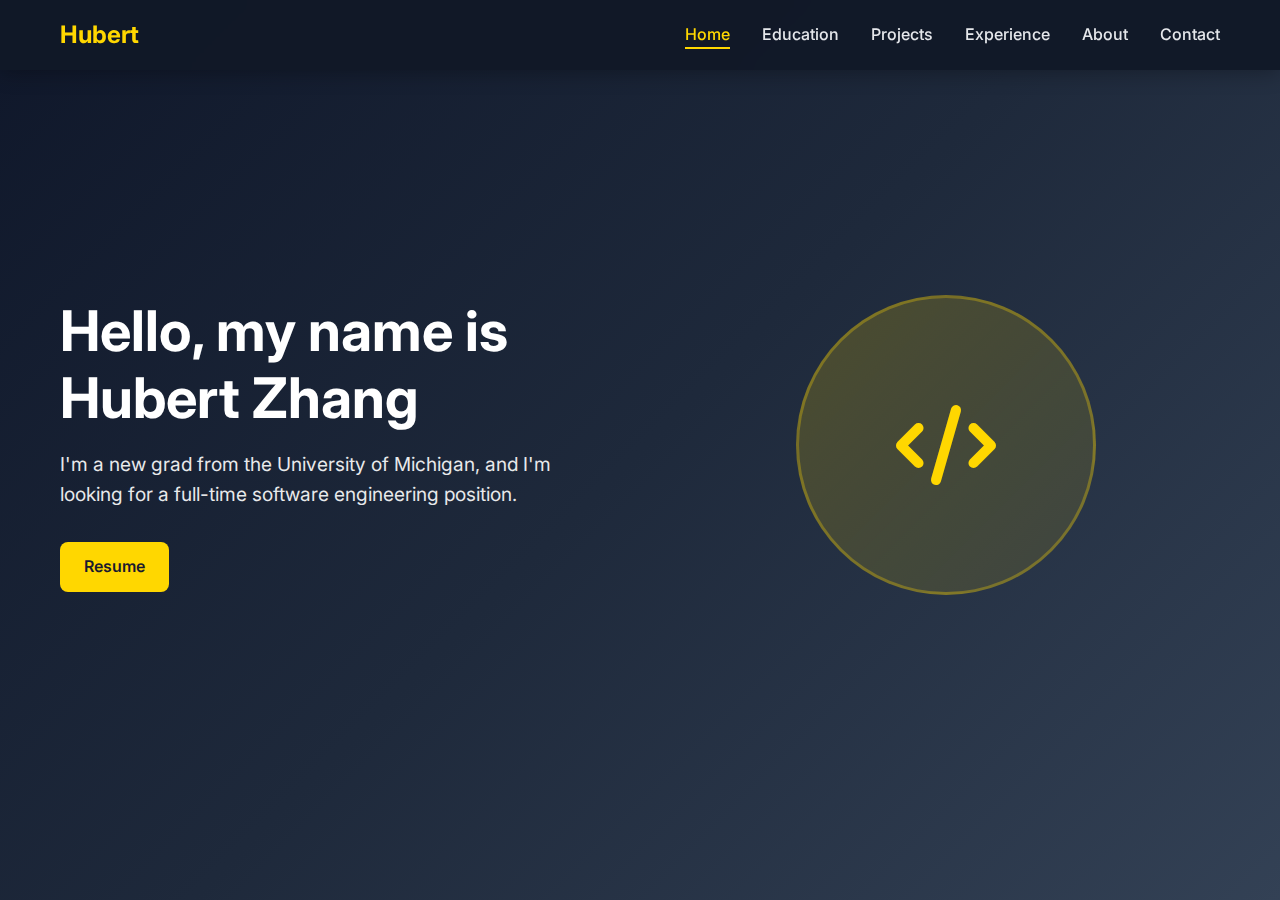
<file: index.html>
<!DOCTYPE html>
<html lang="en">
<head>
    <meta charset="UTF-8">
    <meta name="viewport" content="width=device-width, initial-scale=1.0">
    <title>Hubert - Software Developer & Tech Enthusiast</title>
    <link rel="stylesheet" href="styles.css">
    <link href="https://fonts.googleapis.com/css2?family=Inter:wght@300;400;500;600;700&display=swap" rel="stylesheet">
    <link rel="stylesheet" href="https://cdnjs.cloudflare.com/ajax/libs/font-awesome/6.0.0/css/all.min.css">
</head>
<body>
    <!-- Navigation -->
    <nav class="navbar">
        <div class="nav-container">
            <div class="nav-logo">
                <a href="#home">Hubert</a>
            </div>
            <ul class="nav-menu">
                <li class="nav-item">
                    <a href="index.html" class="nav-link active">Home</a>
                </li>
                <li class="nav-item">
                    <a href="education.html" class="nav-link">Education</a>
                </li>
                <li class="nav-item">
                    <a href="projects.html" class="nav-link">Projects</a>
                </li>
                <li class="nav-item">
                    <a href="experience.html" class="nav-link">Experience</a>
                </li>
                <li class="nav-item">
                    <a href="about.html" class="nav-link">About</a>
                </li>
                <li class="nav-item">
                    <a href="contact.html" class="nav-link">Contact</a>
                </li>
            </ul>
            <div class="hamburger">
                <span class="bar"></span>
                <span class="bar"></span>
                <span class="bar"></span>
            </div>
        </div>
    </nav>

    <!-- Hero Section -->
    <section id="home" class="hero">
        <div class="hero-container">
            <div class="hero-content">
                <h1 class="hero-title">Hello, my name is Hubert Zhang</h1>
                <p class="hero-subtitle">I'm a new grad from the University of Michigan, and I'm looking for a full-time software engineering position.</p>
                <div class="hero-buttons">
                    <a href="resume.pdf" class="btn btn-primary">Resume</a>
                </div>
            </div>
            <div class="hero-image">
                <div class="hero-placeholder">
                    <i class="fas fa-code"></i>
                </div>
            </div>
        </div>
    </section>

    <script src="script.js"></script>
</body>
</html>
</file>
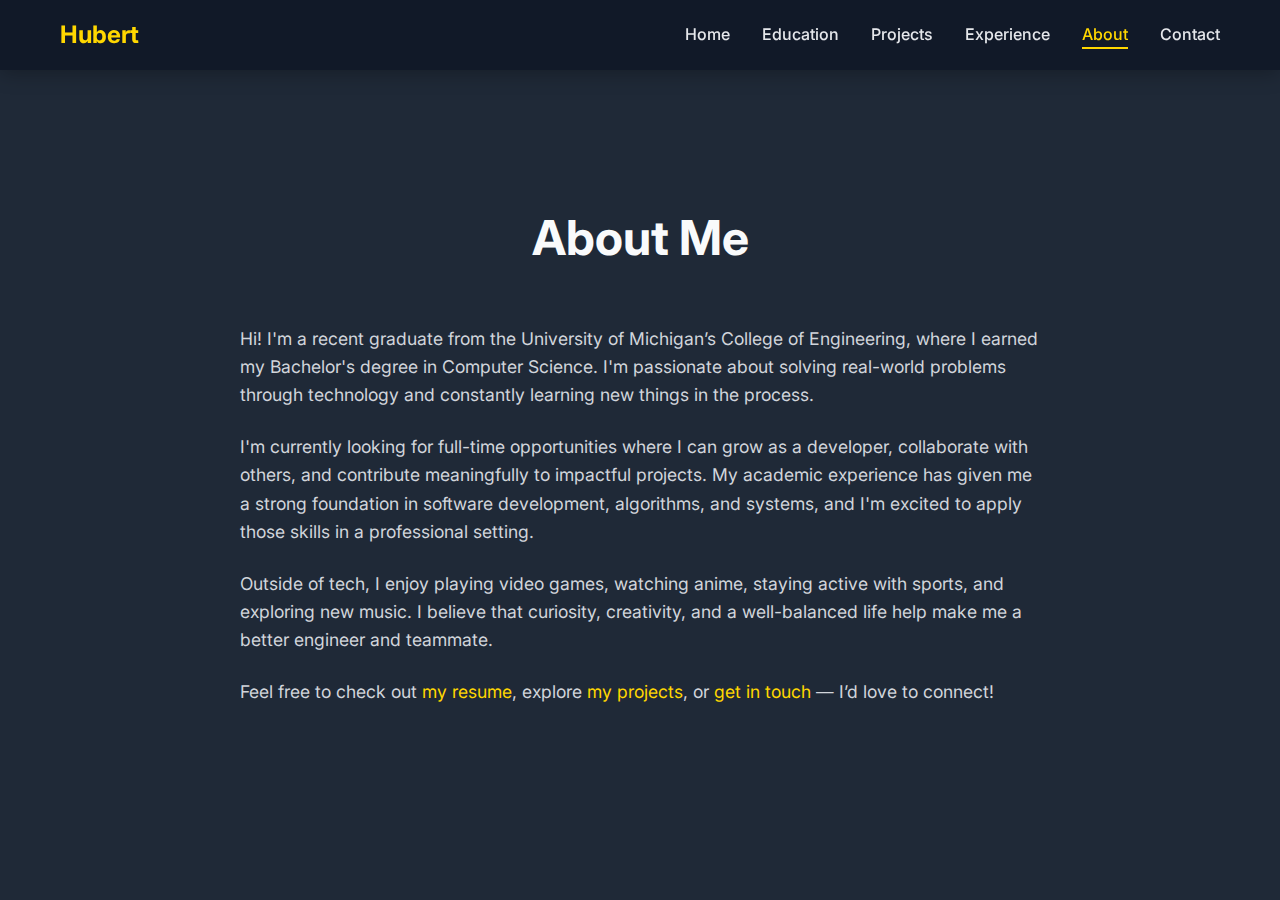
<file: about.html>
<!DOCTYPE html>
<html lang="en">
<head>
    <meta charset="UTF-8">
    <meta name="viewport" content="width=device-width, initial-scale=1.0">
    <title>About - Hubert</title>
    <link rel="stylesheet" href="styles.css">
    <link href="https://fonts.googleapis.com/css2?family=Inter:wght@300;400;500;600;700&display=swap" rel="stylesheet">
    <link rel="stylesheet" href="https://cdnjs.cloudflare.com/ajax/libs/font-awesome/6.0.0/css/all.min.css">
</head>
<body>
    <!-- Navigation -->
    <nav class="navbar">
        <div class="nav-container">
            <div class="nav-logo">
                <a href="index.html">Hubert</a>
            </div>
            <ul class="nav-menu">
                <li class="nav-item">
                    <a href="index.html" class="nav-link">Home</a>
                </li>
                <li class="nav-item">
                    <a href="education.html" class="nav-link">Education</a>
                </li>
                <li class="nav-item">
                    <a href="projects.html" class="nav-link">Projects</a>
                </li>
                <li class="nav-item">
                    <a href="experience.html" class="nav-link">Experience</a>
                </li>
                <li class="nav-item">
                    <a href="about.html" class="nav-link active">About</a>
                </li>
                <li class="nav-item">
                    <a href="contact.html" class="nav-link">Contact</a>
                </li>
            </ul>
            <div class="hamburger">
                <span class="bar"></span>
                <span class="bar"></span>
                <span class="bar"></span>
            </div>
        </div>
    </nav>

    <!-- About Section -->
    <section class="about-page">
        <div class="container">
            <h1 class="page-title">About Me</h1>
            <div class="about-content">
                <div class="about-text">
                    <p>Hi! I'm a recent graduate from the University of Michigan’s College of Engineering, where I earned my Bachelor's degree in Computer Science. I'm passionate about solving real-world problems through technology and constantly learning new things in the process.</p> 
                    <p>I'm currently looking for full-time opportunities where I can grow as a developer, collaborate with others, and contribute meaningfully to impactful projects. My academic experience has given me a strong foundation in software development, algorithms, and systems, and I'm excited to apply those skills in a professional setting.</p>
                    <p>Outside of tech, I enjoy playing video games, watching anime, staying active with sports, and exploring new music. I believe that curiosity, creativity, and a well-balanced life help make me a better engineer and teammate.</p>
                    <p>Feel free to check out <a href="resume.pdf" target="_blank" class="resume-link">my resume</a>, explore <a href="projects.html" class="resume-link">my projects</a>, or <a href="contact.html" class="resume-link">get in touch</a> — I’d love to connect!</p>
                </div>
            </div>
        </div>
    </section>

    <script src="script.js"></script>
</body>
</html>
</file>
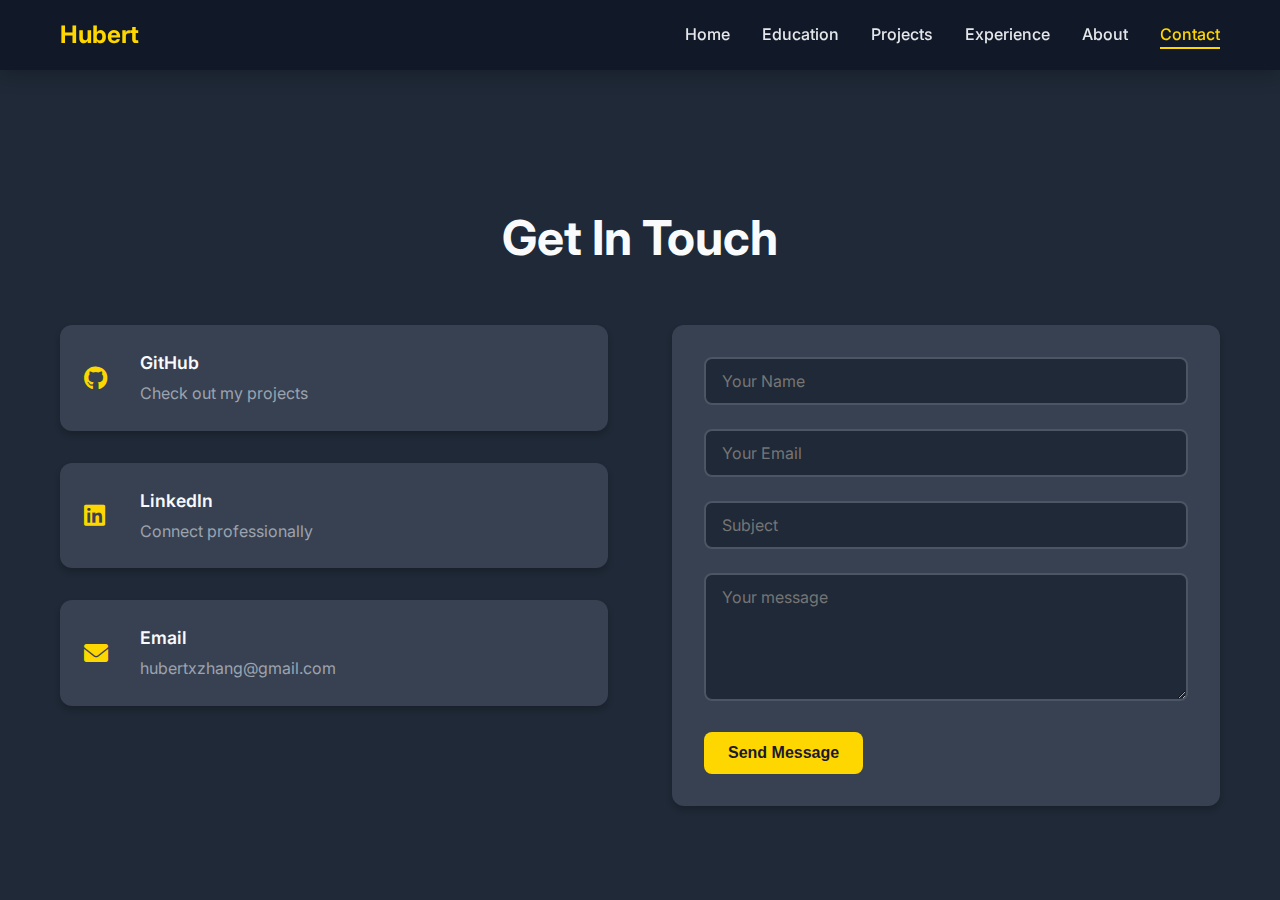
<file: contact.html>
<!DOCTYPE html>
<html lang="en">
<head>
    <meta charset="UTF-8">
    <meta name="viewport" content="width=device-width, initial-scale=1.0">
    <title>Contact - Hubert</title>
    <link rel="stylesheet" href="styles.css">
    <link href="https://fonts.googleapis.com/css2?family=Inter:wght@300;400;500;600;700&display=swap" rel="stylesheet">
    <link rel="stylesheet" href="https://cdnjs.cloudflare.com/ajax/libs/font-awesome/6.0.0/css/all.min.css">
</head>
<body>
    <!-- Navigation -->
    <nav class="navbar">
        <div class="nav-container">
            <div class="nav-logo">
                <a href="index.html">Hubert</a>
            </div>
            <ul class="nav-menu">
                <li class="nav-item">
                    <a href="index.html" class="nav-link">Home</a>
                </li>
                <li class="nav-item">
                    <a href="education.html" class="nav-link">Education</a>
                </li>
                <li class="nav-item">
                    <a href="projects.html" class="nav-link">Projects</a>
                </li>
                <li class="nav-item">
                    <a href="experience.html" class="nav-link">Experience</a>
                </li>
                <li class="nav-item">
                    <a href="about.html" class="nav-link">About</a>
                </li>
                <li class="nav-item">
                    <a href="contact.html" class="nav-link active">Contact</a>
                </li>
            </ul>
            <div class="hamburger">
                <span class="bar"></span>
                <span class="bar"></span>
                <span class="bar"></span>
            </div>
        </div>
    </nav>

    <!-- Contact Section -->
    <section class="contact-page">
        <div class="container">
            <h1 class="page-title">Get In Touch</h1>
            <div class="contact-content">
                <div class="contact-info">
                    <div class="contact-item">
                        <a href="https://github.com/xuboz" target="_blank" class="contact-link">
                            <i class="fab fa-github"></i>
                            <div>
                                <h3>GitHub</h3>
                                <p>Check out my projects</p>
                            </div>
                        </a>
                    </div>
                    <div class="contact-item">
                        <a href="https://www.linkedin.com/in/hubert-zhang-a5b711378/" target="_blank" class="contact-link">
                            <i class="fab fa-linkedin"></i>
                            <div>
                                <h3>LinkedIn</h3>
                                <p>Connect professionally</p>
                            </div>
                        </a>
                    </div>
                    <div class="contact-item">
                        <i class="fas fa-envelope"></i>
                        <div>
                            <h3>Email</h3>
                            <p>hubertxzhang@gmail.com</p>
                        </div>
                    </div>
                </div>
                <form class="contact-form" action="https://formspree.io/f/mldlwlwd" method="POST">
                    <div class="form-group">
                        <input type="text" id="name" name="name" placeholder="Your Name" required>
                    </div>
                    <div class="form-group">
                        <input type="email" id="email" name="email" placeholder="Your Email" required>
                    </div>
                    <div class="form-group">
                        <input type="text" id="subject" name="subject" placeholder="Subject" required>
                    </div>
                    <div class="form-group">
                        <textarea id="message" name="message" placeholder="Your message" rows="5" required></textarea>
                    </div>
                    <button type="submit" class="btn btn-primary">Send Message</button>
                </form>
            </div>
        </div>
    </section>

    <script src="script.js"></script>
</body>
</html>
</file>
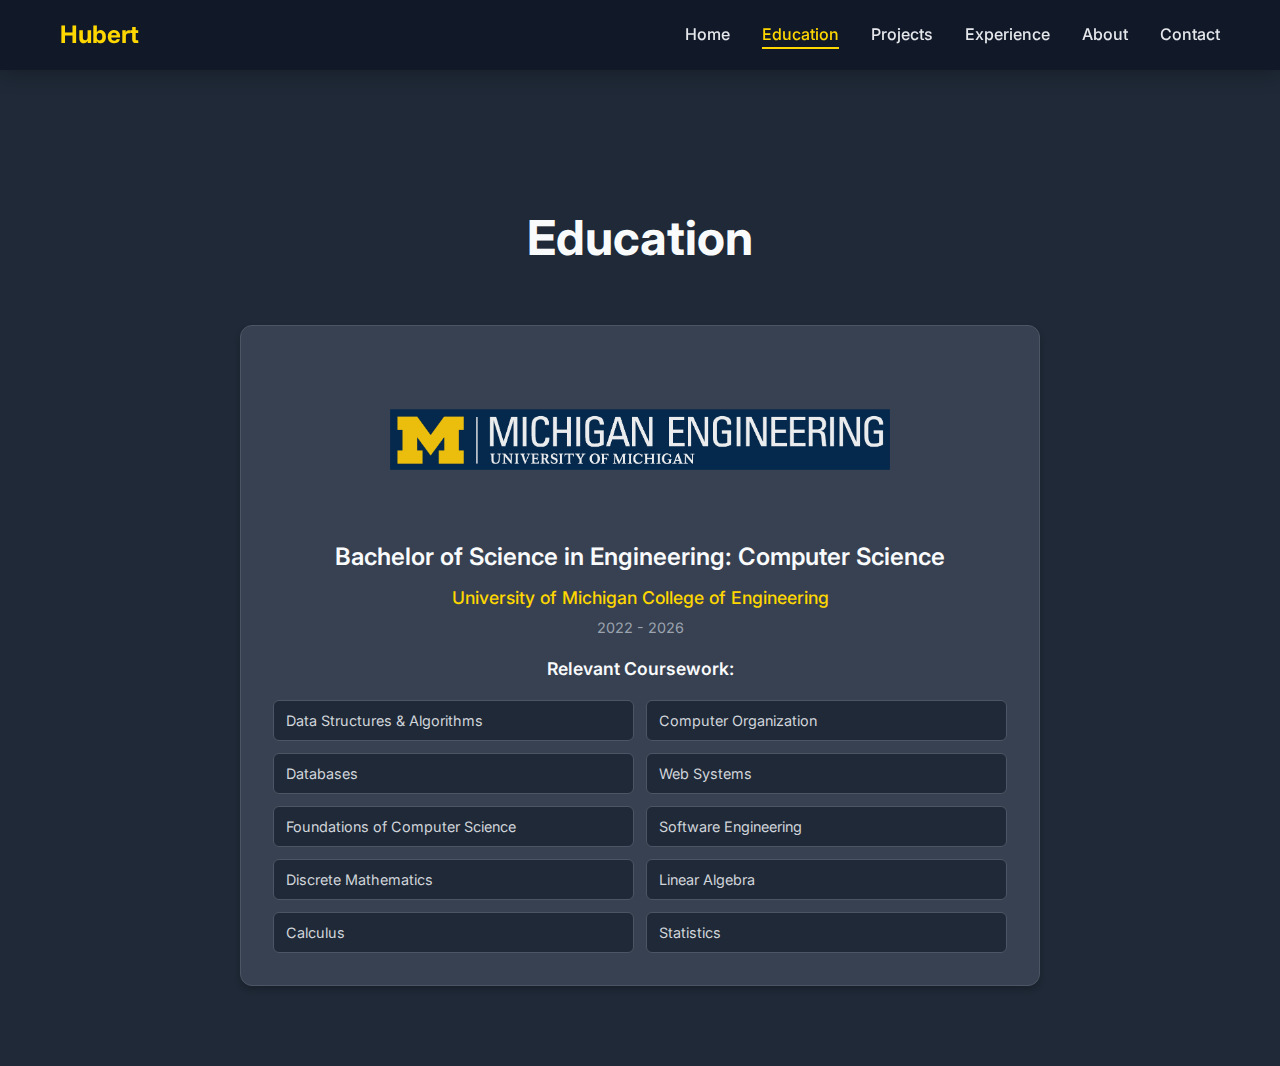
<file: education.html>
<!DOCTYPE html>
<html lang="en">
<head>
    <meta charset="UTF-8">
    <meta name="viewport" content="width=device-width, initial-scale=1.0">
    <title>Education - Hubert</title>
    <link rel="stylesheet" href="styles.css">
    <link href="https://fonts.googleapis.com/css2?family=Inter:wght@300;400;500;600;700&display=swap" rel="stylesheet">
    <link rel="stylesheet" href="https://cdnjs.cloudflare.com/ajax/libs/font-awesome/6.0.0/css/all.min.css">
</head>
<body>
    <!-- Navigation -->
    <nav class="navbar">
        <div class="nav-container">
            <div class="nav-logo">
                <a href="index.html">Hubert</a>
            </div>
            <ul class="nav-menu">
                <li class="nav-item">
                    <a href="index.html" class="nav-link">Home</a>
                </li>
                <li class="nav-item">
                    <a href="education.html" class="nav-link active">Education</a>
                </li>
                <li class="nav-item">
                    <a href="projects.html" class="nav-link">Projects</a>
                </li>
                <li class="nav-item">
                    <a href="experience.html" class="nav-link">Experience</a>
                </li>
                <li class="nav-item">
                    <a href="about.html" class="nav-link">About</a>
                </li>
                <li class="nav-item">
                    <a href="contact.html" class="nav-link">Contact</a>
                </li>
            </ul>
            <div class="hamburger">
                <span class="bar"></span>
                <span class="bar"></span>
                <span class="bar"></span>
            </div>
        </div>
    </nav>

    <!-- Education Section -->
    <section class="education-page">
        <div class="container">
            <h1 class="page-title">Education</h1>
            <div class="education-content">
                <div class="education-item">
                    <div class="education-header">
                        <div class="education-logo">
                            <img src="umich.png" alt="University of Michigan Logo" class="uni-logo">
                        </div>
                        <h3>Bachelor of Science in Engineering: Computer Science</h3>
                        <p class="institution">University of Michigan College of Engineering</p>
                        <p class="year">2022 - 2026</p>
                    </div>
                    <div class="coursework">
                        <h4>Relevant Coursework:</h4>
                        <ul class="course-list">
                            <li>Data Structures & Algorithms</li>
                            <li>Computer Organization</li>
                            <li>Databases</li>
                            <li>Web Systems</li>
                            <li>Foundations of Computer Science</li>
                            <li>Software Engineering</li>
                            <li>Discrete Mathematics</li>
                            <li>Linear Algebra</li>
                            <li>Calculus</li>   
                            <li>Statistics</li>                          
                        </ul>
                    </div>
                </div>
            </div>
        </div>
    </section>

    <script src="script.js"></script>
</body>
</html>
</file>
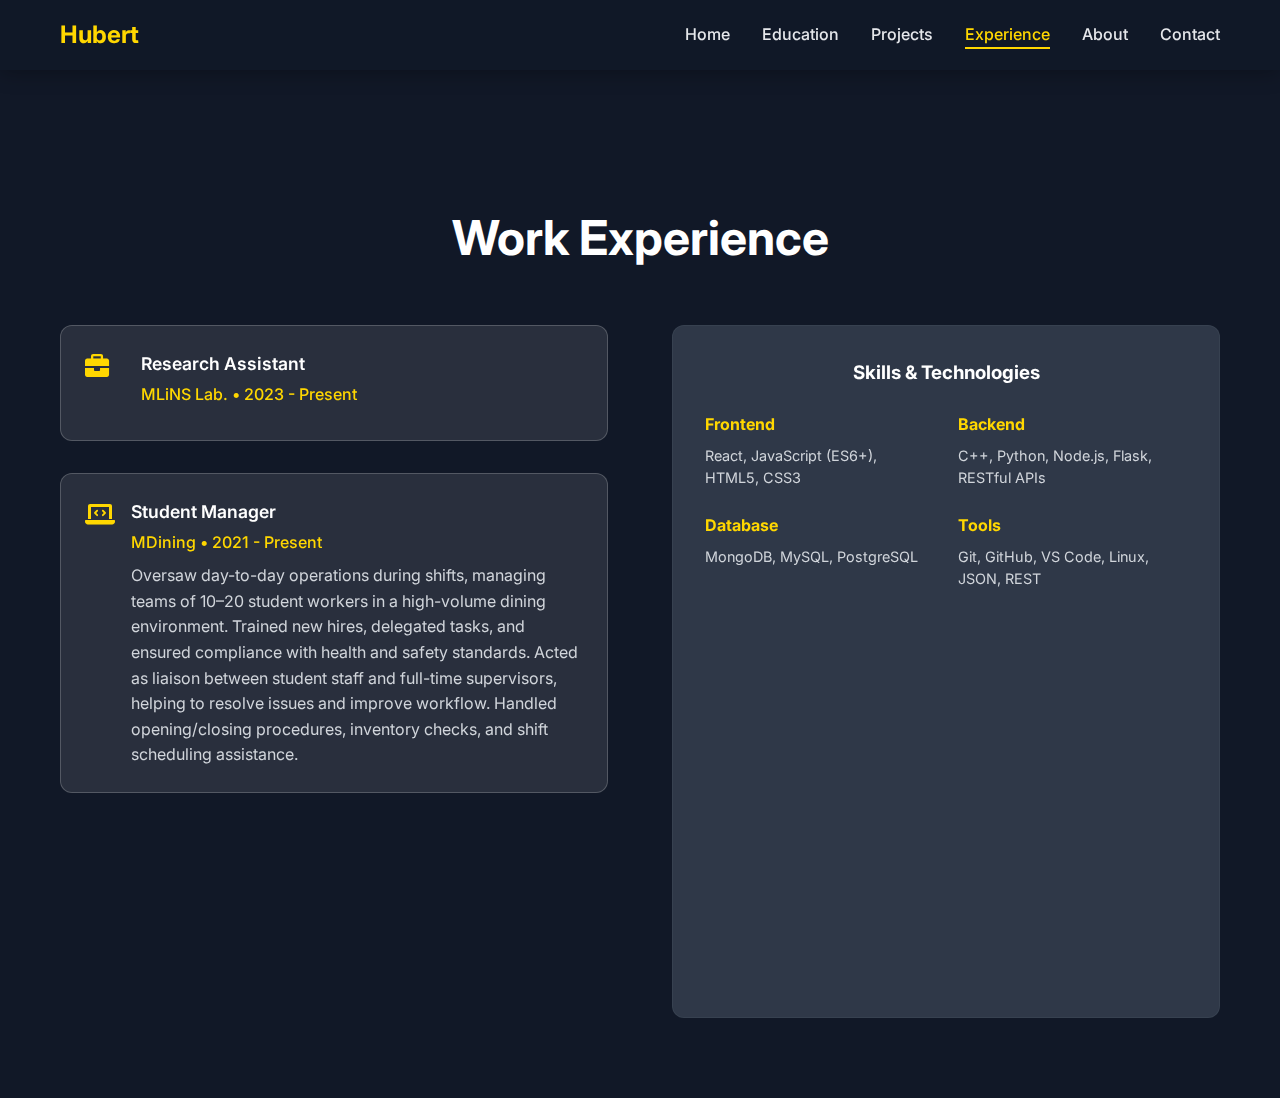
<file: experience.html>
<!DOCTYPE html>
<html lang="en">
<head>
    <meta charset="UTF-8">
    <meta name="viewport" content="width=device-width, initial-scale=1.0">
    <title>Experience - Hubert</title>
    <link rel="stylesheet" href="styles.css">
    <link href="https://fonts.googleapis.com/css2?family=Inter:wght@300;400;500;600;700&display=swap" rel="stylesheet">
    <link rel="stylesheet" href="https://cdnjs.cloudflare.com/ajax/libs/font-awesome/6.0.0/css/all.min.css">
</head>
<body>
    <!-- Navigation -->
    <nav class="navbar">
        <div class="nav-container">
            <div class="nav-logo">
                <a href="index.html">Hubert</a>
            </div>
            <ul class="nav-menu">
                <li class="nav-item">
                    <a href="index.html" class="nav-link">Home</a>
                </li>
                <li class="nav-item">
                    <a href="education.html" class="nav-link">Education</a>
                </li>
                <li class="nav-item">
                    <a href="projects.html" class="nav-link">Projects</a>
                </li>
                <li class="nav-item">
                    <a href="experience.html" class="nav-link active">Experience</a>
                </li>
                <li class="nav-item">
                    <a href="about.html" class="nav-link">About</a>
                </li>
                <li class="nav-item">
                    <a href="contact.html" class="nav-link">Contact</a>
                </li>
            </ul>
            <div class="hamburger">
                <span class="bar"></span>
                <span class="bar"></span>
                <span class="bar"></span>
            </div>
        </div>
    </nav>

    <!-- Experience Section -->
    <section class="experience-page">
        <div class="container">
            <h1 class="page-title">Work Experience</h1>
            <div class="experience-content">
                <div class="experience-info">
                    <div class="experience-item">
                        <i class="fas fa-briefcase"></i>
                        <div>
                            <h3>Research Assistant</h3>
                            <p class="company">MLiNS Lab. • 2023 - Present</p>
                            <p></p>
                        </div>
                    </div>
                    <div class="experience-item">
                        <i class="fas fa-laptop-code"></i>
                        <div>
                            <h3>Student Manager</h3>
                            <p class="company">MDining • 2021 - Present </p>
                            <p>Oversaw day-to-day operations during shifts, managing teams of 10–20 student workers in a high-volume dining environment.
                                Trained new hires, delegated tasks, and ensured compliance with health and safety standards.
                                Acted as liaison between student staff and full-time supervisors, helping to resolve issues and improve workflow.
                                Handled opening/closing procedures, inventory checks, and shift scheduling assistance.  </p>
                        </div>
                    </div>
                    <div class="experience-item">
                        <i class="fas fa-graduation-cap"></i>
                        <div>
                            <h3>Kumon Learning Center</h3>
                            <p class="company">2017 - 2019</p>
                            <p>Graded homework and tracked student progress. Helped adjusted teaching content levels for students based on their performance.</p>
                        </div>
                    </div>
                </div>
                <div class="skills-section">
                    <h3>Skills & Technologies</h3>
                    <div class="skills-grid">
                        <div class="skill-category">
                            <h4>Frontend</h4>
                            <p>React, JavaScript (ES6+), HTML5, CSS3</p>
                        </div>
                        <div class="skill-category">
                            <h4>Backend</h4>
                            <p>C++, Python, Node.js, Flask, RESTful APIs</p>
                        </div>
                        <div class="skill-category">
                            <h4>Database</h4>
                            <p>MongoDB, MySQL, PostgreSQL</p>
                        </div>
                        <div class="skill-category">
                            <h4>Tools</h4>
                            <p>Git, GitHub, VS Code, Linux, JSON, REST</p>
                        </div>
                    </div>
                </div>
            </div>
        </div>
    </section>

    <script src="script.js"></script>
</body>
</html>
</file>
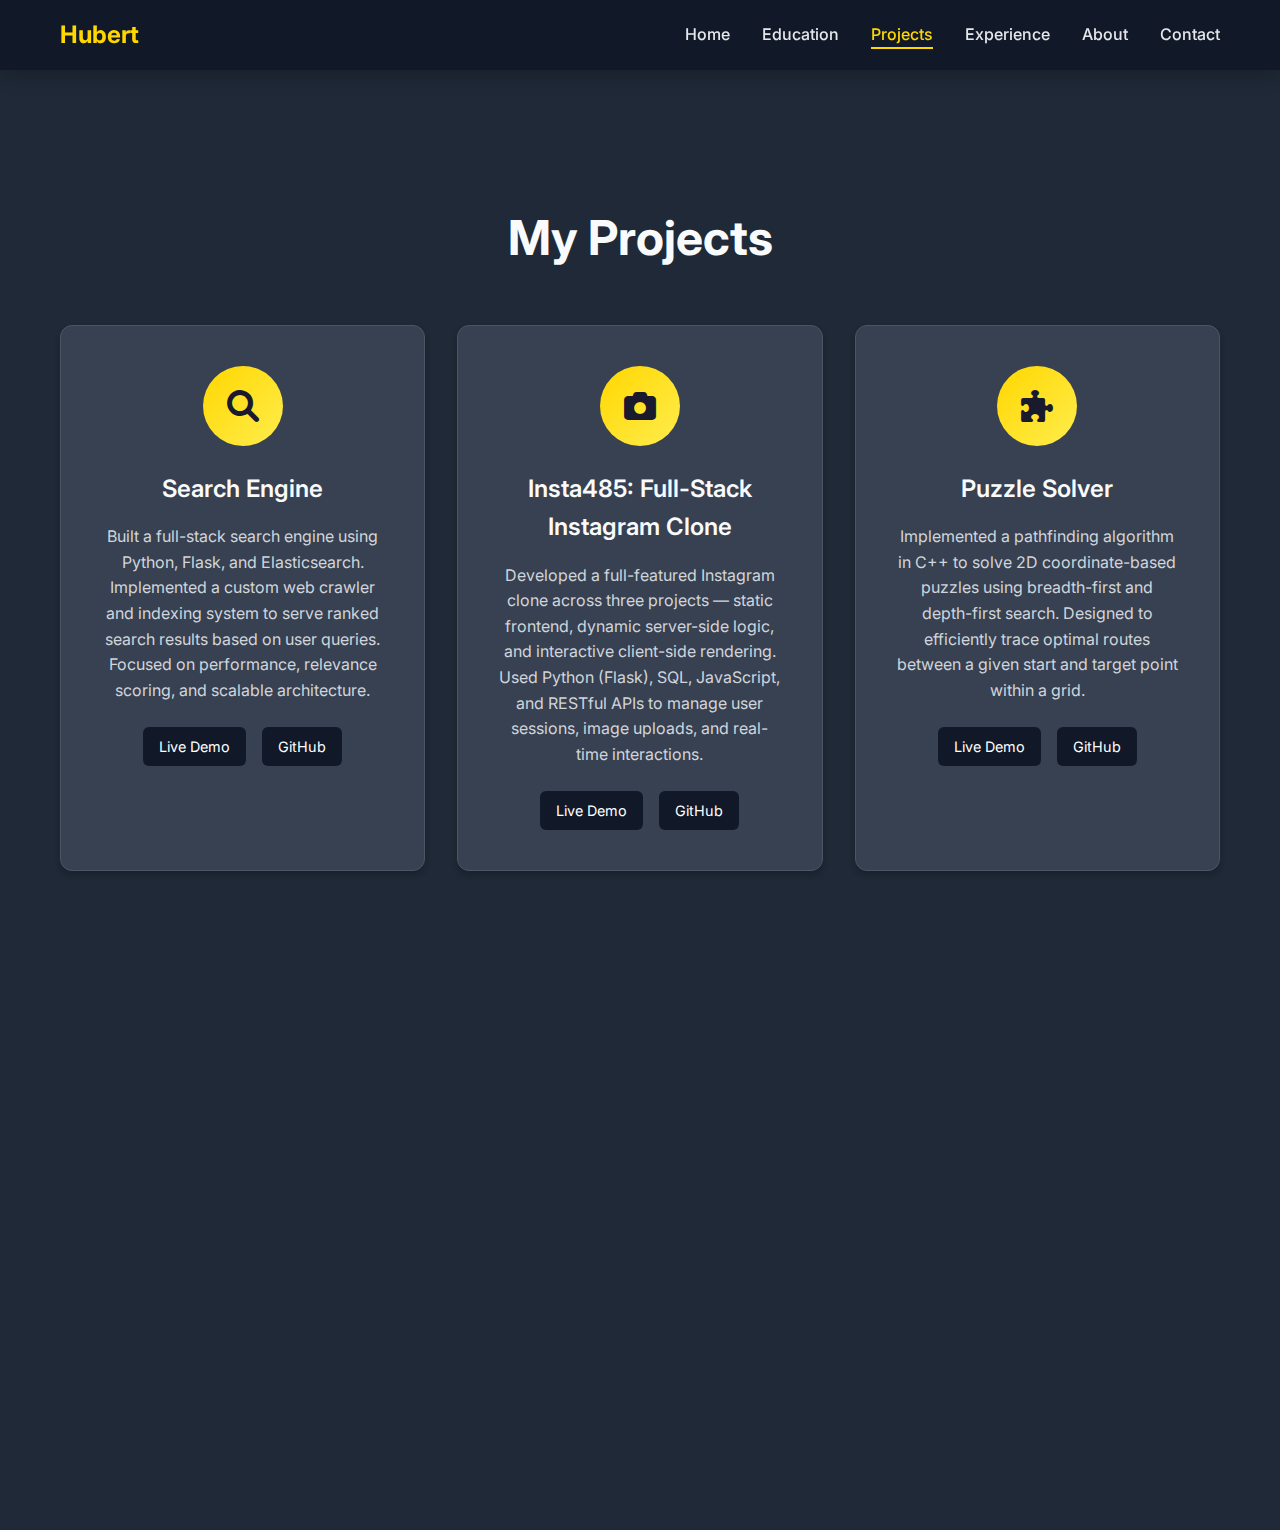
<file: projects.html>
<!DOCTYPE html>
<html lang="en">
<head>
    <meta charset="UTF-8">
    <meta name="viewport" content="width=device-width, initial-scale=1.0">
    <title>Projects - Hubert</title>
    <link rel="stylesheet" href="styles.css">
    <link href="https://fonts.googleapis.com/css2?family=Inter:wght@300;400;500;600;700&display=swap" rel="stylesheet">
    <link rel="stylesheet" href="https://cdnjs.cloudflare.com/ajax/libs/font-awesome/6.0.0/css/all.min.css">
</head>
<body>
    <!-- Navigation -->
    <nav class="navbar">
        <div class="nav-container">
            <div class="nav-logo">
                <a href="index.html">Hubert</a>
            </div>
            <ul class="nav-menu">
                <li class="nav-item">
                    <a href="index.html" class="nav-link">Home</a>
                </li>
                <li class="nav-item">
                    <a href="education.html" class="nav-link">Education</a>
                </li>
                <li class="nav-item">
                    <a href="projects.html" class="nav-link active">Projects</a>
                </li>
                <li class="nav-item">
                    <a href="experience.html" class="nav-link">Experience</a>
                </li>
                <li class="nav-item">
                    <a href="about.html" class="nav-link">About</a>
                </li>
                <li class="nav-item">
                    <a href="contact.html" class="nav-link">Contact</a>
                </li>
            </ul>
            <div class="hamburger">
                <span class="bar"></span>
                <span class="bar"></span>
                <span class="bar"></span>
            </div>
        </div>
    </nav>

    <!-- Projects Section -->
    <section class="projects-page">
        <div class="container">
            <h1 class="page-title">My Projects</h1>
            <div class="projects-grid">
                <div class="project-card">
                    <div class="project-icon">
                        <i class="fa-solid fa-search"></i>
                    </div>
                    <h3>Search Engine</h3>
                    <p>Built a full-stack search engine using Python, Flask, and Elasticsearch. Implemented a custom web crawler and indexing system to serve ranked search results based on user queries. Focused on performance, relevance scoring, and scalable architecture.</p>
                    <div class="project-links">
                        <a href="#" class="project-link">Live Demo</a>
                        <a href="#" class="project-link">GitHub</a>
                    </div>
                </div>
                <div class="project-card">
                    <div class="project-icon">
                        <i class="fa-solid fa-camera"></i>
                    </div>
                    <h3>Insta485: Full-Stack Instagram Clone</h3>
                    <p>Developed a full-featured Instagram clone across three projects — static frontend, dynamic server-side logic, and interactive client-side rendering. Used Python (Flask), SQL, JavaScript, and RESTful APIs to manage user sessions, image uploads, and real-time interactions.</p>
                    <div class="project-links">
                        <a href="#" class="project-link">Live Demo</a>
                        <a href="#" class="project-link">GitHub</a>
                    </div>
                </div>
                <div class="project-card">
                    <div class="project-icon">
                        <i class="fa-solid fa-puzzle-piece"></i>
                    </div>
                    <h3>Puzzle Solver</h3>
                    <p>Implemented a pathfinding algorithm in C++ to solve 2D coordinate-based puzzles using breadth-first and depth-first search. Designed to efficiently trace optimal routes between a given start and target point within a grid.</p>
                    <div class="project-links">
                        <a href="#" class="project-link">Live Demo</a>
                        <a href="#" class="project-link">GitHub</a>
                    </div>
                </div>
                <div class="project-card">
                    <div class="project-icon">
                        <i class="fa-solid fa-skull-crossbones"></i>
                    </div>
                    <h3> Zombie Defense Game</h3>
                    <p> Created a dynamic zombie defense game in C++ using pointers, priority queues, and dynamic memory allocation. Focused on algorithm optimization for gameplay performance and real-time event handling.</p>
                    <div class="project-links">
                        <a href="#" class="project-link">Live Demo</a>
                        <a href="#" class="project-link">GitHub</a>
                    </div>
                </div>
                <div class="project-card">
                    <div class="project-icon">
                        <i class="fa-solid fa-database"></i>
                    </div>
                    <h3> Databases and Data Access </h3>
                    <p> Worked with both SQL and NoSQL databases to build backend data systems for a social platform. Created and queried structured schemas (JDBC) and modeled flexible document structures in MongoDB. Emphasized query performance and data consistency.</p>
                    <div class="project-links">
                        <a href="#" class="project-link">Live Demo</a>
                        <a href="#" class="project-link">GitHub</a>
                    </div>
                </div>
                <div class="project-card">
                    <div class="project-icon">
                        <i class="fa-solid fa-brain"></i>
                    </div>
                    <h3>Machine Learning Piazza Post Classifier</h3>
                    <p>Designed a keyword-based classifier in C++ that uses a training set of forum posts to categorize new entries. Applied fundamental ML concepts to automate post sorting and improve information retrieval.</p>
                    <div class="project-links">
                        <a href="#" class="project-link">Live Demo</a>
                        <a href="#" class="project-link">GitHub</a>
                    </div>
                </div>
            </div>
        </div>
    </section>

    <script src="script.js"></script>
</body>
</html>
</file>
<file: styles.css>
/* Reset and Base Styles */
* {
    margin: 0;
    padding: 0;
    box-sizing: border-box;
}

html {
    scroll-behavior: smooth;
}

body {
    font-family: 'Inter', sans-serif;
    line-height: 1.6;
    color: #e5e7eb;
    overflow-x: hidden;
    background-color: #111827;
}

.container {
    max-width: 1200px;
    margin: 0 auto;
    padding: 0 20px;
}

/* Navigation */
.navbar {
    position: fixed;
    top: 0;
    width: 100%;
    background: rgba(17, 24, 39, 0.95);
    backdrop-filter: blur(10px);
    z-index: 1000;
    transition: all 0.3s ease;
    box-shadow: 0 2px 20px rgba(0, 0, 0, 0.3);
}

.nav-container {
    max-width: 1200px;
    margin: 0 auto;
    padding: 0 20px;
    display: flex;
    justify-content: space-between;
    align-items: center;
    height: 70px;
}

.nav-logo a {
    font-size: 1.5rem;
    font-weight: 700;
    color: #ffd700;
    text-decoration: none;
    transition: color 0.3s ease;
}

.nav-logo a:hover {
    color: #ffed4e;
}

.nav-menu {
    display: flex;
    list-style: none;
    gap: 2rem;
}

.nav-link {
    color: #e5e7eb;
    text-decoration: none;
    font-weight: 500;
    transition: color 0.3s ease;
    position: relative;
}

.nav-link:hover {
    color: #ffd700;
}

.nav-link::after {
    content: '';
    position: absolute;
    width: 0;
    height: 2px;
    bottom: -5px;
    left: 0;
    background-color: #ffd700;
    transition: width 0.3s ease;
}

.nav-link:hover::after {
    width: 100%;
}

.hamburger {
    display: none;
    flex-direction: column;
    cursor: pointer;
}

.bar {
    width: 25px;
    height: 3px;
    background-color: #e5e7eb;
    margin: 3px 0;
    transition: 0.3s;
}

/* Hero Section */
.hero {
    min-height: 100vh;
    display: flex;
    align-items: center;
    background: linear-gradient(135deg, #0f172a 0%, #1e293b 50%, #334155 100%);
    color: white;
    padding-top: 70px;
}

.hero-container {
    max-width: 1200px;
    margin: 0 auto;
    padding: 0 20px;
    display: grid;
    grid-template-columns: 1fr 1fr;
    gap: 4rem;
    align-items: center;
}

.hero-title {
    font-size: 3.5rem;
    font-weight: 700;
    margin-bottom: 1rem;
    line-height: 1.2;
}

.hero-subtitle {
    font-size: 1.2rem;
    margin-bottom: 2rem;
    opacity: 0.9;
}

.hero-buttons {
    display: flex;
    gap: 1rem;
    flex-wrap: wrap;
}

.btn {
    padding: 12px 24px;
    border-radius: 8px;
    text-decoration: none;
    font-weight: 600;
    transition: all 0.3s ease;
    display: inline-block;
    border: none;
    cursor: pointer;
    font-size: 1rem;
}

.btn-primary {
    background: #ffd700;
    color: #1a1a2e;
}

.btn-primary:hover {
    background: #ffed4e;
    transform: translateY(-2px);
    box-shadow: 0 10px 25px rgba(255, 215, 0, 0.4);
}

.btn-secondary {
    background: transparent;
    color: white;
    border: 2px solid #ffd700;
}

.btn-secondary:hover {
    background: #ffd700;
    color: #1a1a2e;
    transform: translateY(-2px);
}

.hero-image {
    display: flex;
    justify-content: center;
    align-items: center;
}

.hero-placeholder {
    width: 300px;
    height: 300px;
    background: linear-gradient(135deg, rgba(255, 215, 0, 0.2), rgba(255, 215, 0, 0.1));
    border: 3px solid rgba(255, 215, 0, 0.3);
    border-radius: 50%;
    display: flex;
    align-items: center;
    justify-content: center;
    font-size: 5rem;
    color: #ffd700;
    animation: float 6s ease-in-out infinite;
}

@keyframes float {
    0%, 100% { transform: translateY(0px); }
    50% { transform: translateY(-20px); }
}

/* Section Styles */
section {
    padding: 80px 0;
}

.section-title {
    text-align: center;
    font-size: 2.5rem;
    font-weight: 700;
    margin-bottom: 3rem;
    color: #f9fafb;
}

/* Page Styles */
.page-title {
    text-align: center;
    font-size: 3rem;
    font-weight: 700;
    margin-bottom: 3rem;
    color: #f9fafb;
    padding-top: 100px;
}

.about-page,
.projects-page,
.experience-page,
.contact-page,
.education-page {
    min-height: 100vh;
    padding: 100px 0 80px;
    background: #1f2937;
}

.experience-page {
    background: #111827;
    color: white;
}

.experience-page .page-title {
    color: white;
}

/* Page Transitions */
.page-transition {
    opacity: 0;
    transform: translateY(20px);
    transition: all 0.6s ease;
}

.page-transition.loaded {
    opacity: 1;
    transform: translateY(0);
}

/* Navigation Active States */
.nav-link.active {
    color: #ffd700 !important;
}

.nav-link.active::after {
    width: 100% !important;
}

/* About Section */
.about {
    background: #1f2937;
}

.about-content {
    max-width: 800px;
    margin: 0 auto;
}

.about-text p {
    font-size: 1.1rem;
    margin-bottom: 1.5rem;
    color: #d1d5db;
}



/* Education Section */
.education-section {
    margin-top: 4rem;
    padding-top: 3rem;
    border-top: 1px solid #374151;
}

.section-subtitle {
    font-size: 2rem;
    font-weight: 600;
    margin-bottom: 2rem;
    color: #f9fafb;
    text-align: center;
}

.education-content {
    max-width: 800px;
    margin: 0 auto;
}

.education-item {
    background: #374151;
    padding: 2rem;
    border-radius: 12px;
    box-shadow: 0 4px 6px rgba(0, 0, 0, 0.2);
    border: 1px solid #4b5563;
}

.education-header {
    margin-bottom: 1rem;
    text-align: center;
    margin-top: -0.5rem;
}

.education-logo {
    margin-bottom: 0.5rem;
    display: flex;
    justify-content: center;
}

.uni-logo {
    height: 180px;
    width: auto;
    max-width: 500px;
    object-fit: contain;
    opacity: 0.9;
    transition: opacity 0.3s ease;
}

.uni-logo:hover {
    opacity: 1;
}

.education-header h3 {
    font-size: 1.5rem;
    font-weight: 600;
    color: #f9fafb;
    margin-bottom: 0.5rem;
}

.institution {
    font-size: 1.1rem;
    color: #ffd700;
    font-weight: 500;
    margin-bottom: 0.25rem;
}

.year {
    color: #9ca3af;
    font-size: 0.9rem;
}

.coursework h4 {
    color: #f9fafb;
    font-size: 1.1rem;
    font-weight: 600;
    margin-bottom: 1rem;
    text-align: center;
}

.course-list {
    display: grid;
    grid-template-columns: repeat(auto-fit, minmax(250px, 1fr));
    gap: 0.75rem;
    list-style: none;
    padding: 0;
}

.course-list li {
    color: #d1d5db;
    padding: 0.5rem 0.75rem;
    background: #1f2937;
    border-radius: 6px;
    border: 1px solid #4b5563;
    font-size: 0.9rem;
    transition: all 0.3s ease;
}

.course-list li:hover {
    background: #4b5563;
    border-color: #ffd700;
    transform: translateY(-1px);
}

/* Projects Section */
.projects-grid {
    display: grid;
    grid-template-columns: repeat(auto-fit, minmax(300px, 1fr));
    gap: 2rem;
}

.project-card {
    background: #374151;
    padding: 2.5rem;
    border-radius: 12px;
    text-align: center;
    box-shadow: 0 4px 6px rgba(0, 0, 0, 0.2);
    transition: all 0.3s ease;
    border: 1px solid #4b5563;
}

.project-card:hover {
    transform: translateY(-10px);
    box-shadow: 0 20px 40px rgba(0, 0, 0, 0.1);
}

.project-icon {
    width: 80px;
    height: 80px;
    background: linear-gradient(135deg, #ffd700 0%, #ffed4e 100%);
    border-radius: 50%;
    display: flex;
    align-items: center;
    justify-content: center;
    margin: 0 auto 1.5rem;
    font-size: 2rem;
    color: #1a1a2e;
}

.project-card h3 {
    font-size: 1.5rem;
    font-weight: 600;
    margin-bottom: 1rem;
    color: #f9fafb;
}

.project-card p {
    color: #d1d5db;
    line-height: 1.6;
    margin-bottom: 1.5rem;
}

.project-links {
    display: flex;
    gap: 1rem;
    justify-content: center;
}

.project-link {
    padding: 8px 16px;
    background: #111827;
    color: white;
    text-decoration: none;
    border-radius: 6px;
    font-size: 0.9rem;
    transition: all 0.3s ease;
}

.project-link:hover {
    background: #ffd700;
    color: #1a1a2e;
    transform: translateY(-2px);
}

/* Experience Section */
.experience {
    background: #111827;
    color: white;
}

.experience-content {
    display: grid;
    grid-template-columns: 1fr 1fr;
    gap: 4rem;
}

.experience-info {
    display: flex;
    flex-direction: column;
    gap: 2rem;
}

.experience-item {
    display: flex;
    align-items: flex-start;
    gap: 1rem;
    padding: 1.5rem;
    background: rgba(255, 255, 255, 0.1);
    border-radius: 12px;
    backdrop-filter: blur(10px);
    border: 1px solid rgba(255, 255, 255, 0.2);
}

.experience-item i {
    font-size: 1.5rem;
    color: #ffd700;
    width: 40px;
    margin-top: 0.25rem;
}

.experience-item h3 {
    font-size: 1.1rem;
    font-weight: 600;
    margin-bottom: 0.25rem;
    color: white;
}

.experience-item .company {
    color: #ffd700;
    font-weight: 500;
    margin-bottom: 0.5rem;
}

.experience-item p {
    color: #d1d5db;
    line-height: 1.6;
}

.skills-section {
    background: rgba(55, 65, 81, 0.8);
    padding: 2rem;
    border-radius: 12px;
    backdrop-filter: blur(10px);
    border: 1px solid rgba(75, 85, 99, 0.3);
}

.skills-section h3 {
    color: white;
    margin-bottom: 1.5rem;
    text-align: center;
}

.skills-grid {
    display: grid;
    grid-template-columns: 1fr 1fr;
    gap: 1.5rem;
}

.skill-category h4 {
    color: #ffd700;
    margin-bottom: 0.5rem;
    font-size: 1rem;
}

.skill-category p {
    color: #d1d5db;
    font-size: 0.9rem;
    line-height: 1.5;
}

/* Contact Section */
.contact {
    background: #1f2937;
}

.contact-content {
    display: grid;
    grid-template-columns: 1fr 1fr;
    gap: 4rem;
}

.contact-info {
    display: flex;
    flex-direction: column;
    gap: 2rem;
}

.contact-item {
    display: flex;
    align-items: center;
    gap: 1rem;
    padding: 1.5rem;
    background: #374151;
    border-radius: 12px;
    box-shadow: 0 4px 6px rgba(0, 0, 0, 0.2);
}

.contact-item i {
    font-size: 1.5rem;
    color: #ffd700;
    width: 40px;
}

.contact-item h3 {
    font-size: 1.1rem;
    font-weight: 600;
    margin-bottom: 0.25rem;
    color: #f9fafb;
}

.contact-item p {
    color: #9ca3af;
}

.contact-link {
    text-decoration: none;
    color: inherit;
    display: flex;
    align-items: center;
    gap: 1rem;
    width: 100%;
    transition: all 0.3s ease;
}

.contact-link:hover {
    transform: translateY(-2px);
    color: #ffd700;
}

.contact-link:hover i {
    color: #ffd700;
}

.resume-link {
    color: #ffd700 !important;
    text-decoration: none !important;
    transition: all 0.3s ease;
}

.resume-link:hover {
    color: #ffed4e !important;
    text-decoration: underline !important;
}

.about-link {
    color: #ffd700 !important;
    text-decoration: none !important;
    transition: all 0.3s ease;
}

.about-link:hover {
    color: #ffed4e !important;
    text-decoration: underline !important;
}

/* Override any default link styling in the about section */
.about-text a {
    color: #ffd700 !important;
    text-decoration: none !important;
}

.about-text a:hover {
    color: #ffed4e !important;
    text-decoration: underline !important;
}

.contact-form {
    background: #374151;
    padding: 2rem;
    border-radius: 12px;
    box-shadow: 0 4px 6px rgba(0, 0, 0, 0.2);
}

.form-group {
    margin-bottom: 1.5rem;
}

.form-group input,
.form-group textarea {
    width: 100%;
    padding: 12px 16px;
    border: 2px solid #4b5563;
    border-radius: 8px;
    font-size: 1rem;
    transition: border-color 0.3s ease;
    font-family: inherit;
    background-color: #1f2937;
    color: #e5e7eb;
}

.form-group input:focus,
.form-group textarea:focus {
    outline: none;
    border-color: #ffd700;
    background-color: #374151;
}

.form-group textarea {
    resize: vertical;
    min-height: 120px;
}

/* Footer */
.footer {
    background: #111827;
    color: white;
    padding: 3rem 0 1rem;
}

.footer-content {
    display: grid;
    grid-template-columns: repeat(auto-fit, minmax(250px, 1fr));
    gap: 2rem;
    margin-bottom: 2rem;
}

.footer-section h3 {
    font-size: 1.2rem;
    font-weight: 600;
    margin-bottom: 1rem;
    color: #f9fafb;
}

.footer-section p {
    color: #d1d5db;
    margin-bottom: 1rem;
}

.footer-section ul {
    list-style: none;
}

.footer-section ul li {
    margin-bottom: 0.5rem;
}

.footer-section ul li a {
    color: #d1d5db;
    text-decoration: none;
    transition: color 0.3s ease;
}

.footer-section ul li a:hover {
    color: #ffd700;
}

.social-links {
    display: flex;
    gap: 1rem;
}

.social-links a {
    width: 40px;
    height: 40px;
    background: #4b5563;
    border-radius: 50%;
    display: flex;
    align-items: center;
    justify-content: center;
    color: white;
    text-decoration: none;
    transition: all 0.3s ease;
}

.social-links a:hover {
    background: #ffd700;
    transform: translateY(-2px);
}

.footer-bottom {
    text-align: center;
    padding-top: 2rem;
    border-top: 1px solid #374151;
    color: #6b7280;
}

/* Responsive Design */
@media (max-width: 768px) {
    .hamburger {
        display: flex;
    }

    .nav-menu {
        position: fixed;
        left: -100%;
        top: 70px;
        flex-direction: column;
        background-color: #1f2937;
        width: 100%;
        text-align: center;
        transition: 0.3s;
        box-shadow: 0 10px 27px rgba(0, 0, 0, 0.3);
        padding: 2rem 0;
    }

    .nav-menu.active {
        left: 0;
    }

    .hero-container {
        grid-template-columns: 1fr;
        text-align: center;
        gap: 2rem;
    }

    .hero-title {
        font-size: 2.5rem;
    }

    .hero-placeholder {
        width: 200px;
        height: 200px;
        font-size: 3rem;
    }

    .page-title {
        font-size: 2.5rem;
        padding-top: 80px;
    }


    
    .experience-content {
        grid-template-columns: 1fr;
        gap: 2rem;
    }

    .contact-content {
        grid-template-columns: 1fr;
        gap: 2rem;
    }

    .hero-buttons {
        justify-content: center;
    }

    .section-title {
        font-size: 2rem;
    }

    .about-page,
    .projects-page,
    .experience-page,
    .contact-page {
        padding: 80px 0 60px;
    }

    .section-subtitle {
        font-size: 1.5rem;
    }

    .education-item {
        padding: 1.5rem;
    }

    .course-list {
        grid-template-columns: 1fr;
        gap: 0.5rem;
    }

    .course-list li {
        font-size: 0.85rem;
        padding: 0.4rem 0.6rem;
    }

    .uni-logo {
        height: 120px;
        max-width: 300px;
    }
}

@media (max-width: 480px) {
    .hero-title {
        font-size: 2rem;
    }

    .hero-subtitle {
        font-size: 1rem;
    }

    .btn {
        padding: 10px 20px;
        font-size: 0.9rem;
    }

    .project-card {
        padding: 1.5rem;
    }

    .contact-form {
        padding: 1.5rem;
    }
}

/* Animation Classes */
.fade-in {
    opacity: 0;
    transform: translateY(30px);
    transition: all 0.6s ease;
}

.fade-in.visible {
    opacity: 1;
    transform: translateY(0);
}

/* Smooth scrolling for older browsers */
@media (prefers-reduced-motion: no-preference) {
    html {
        scroll-behavior: smooth;
    }
}
</file>
